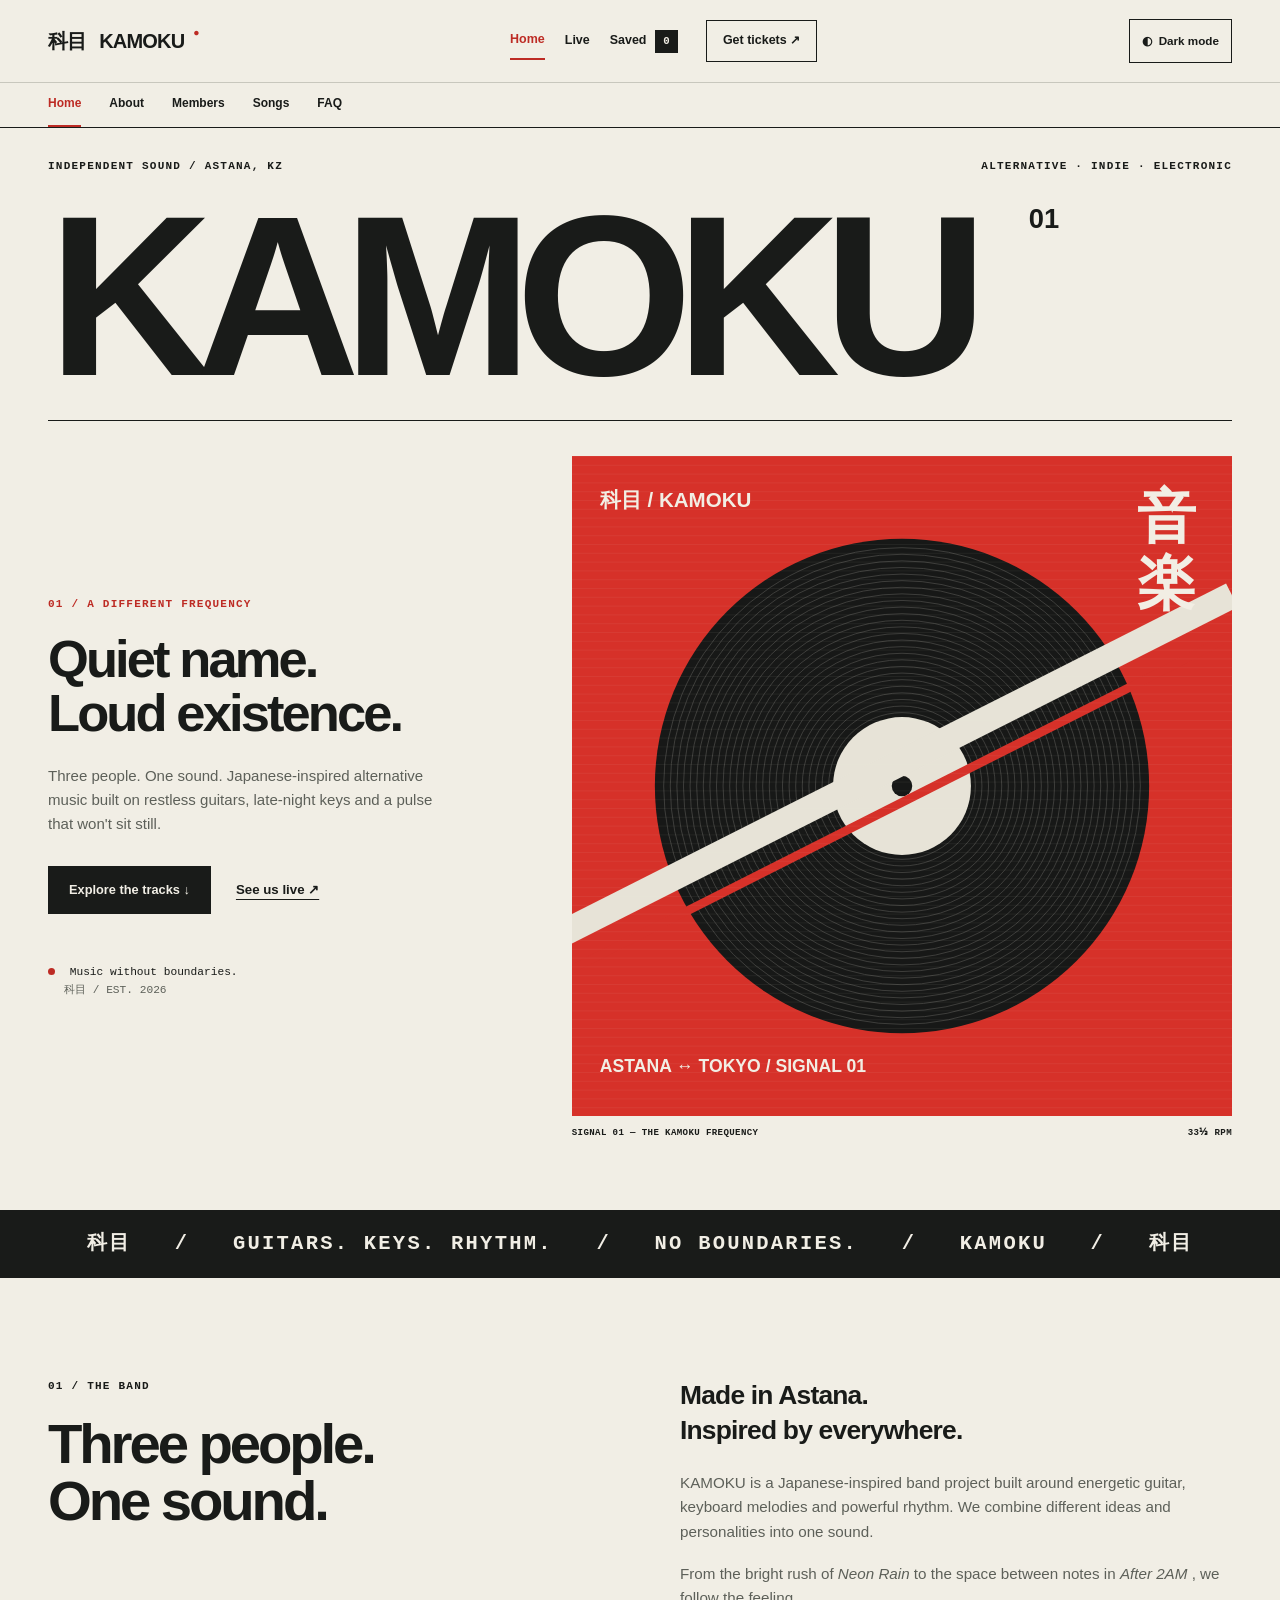
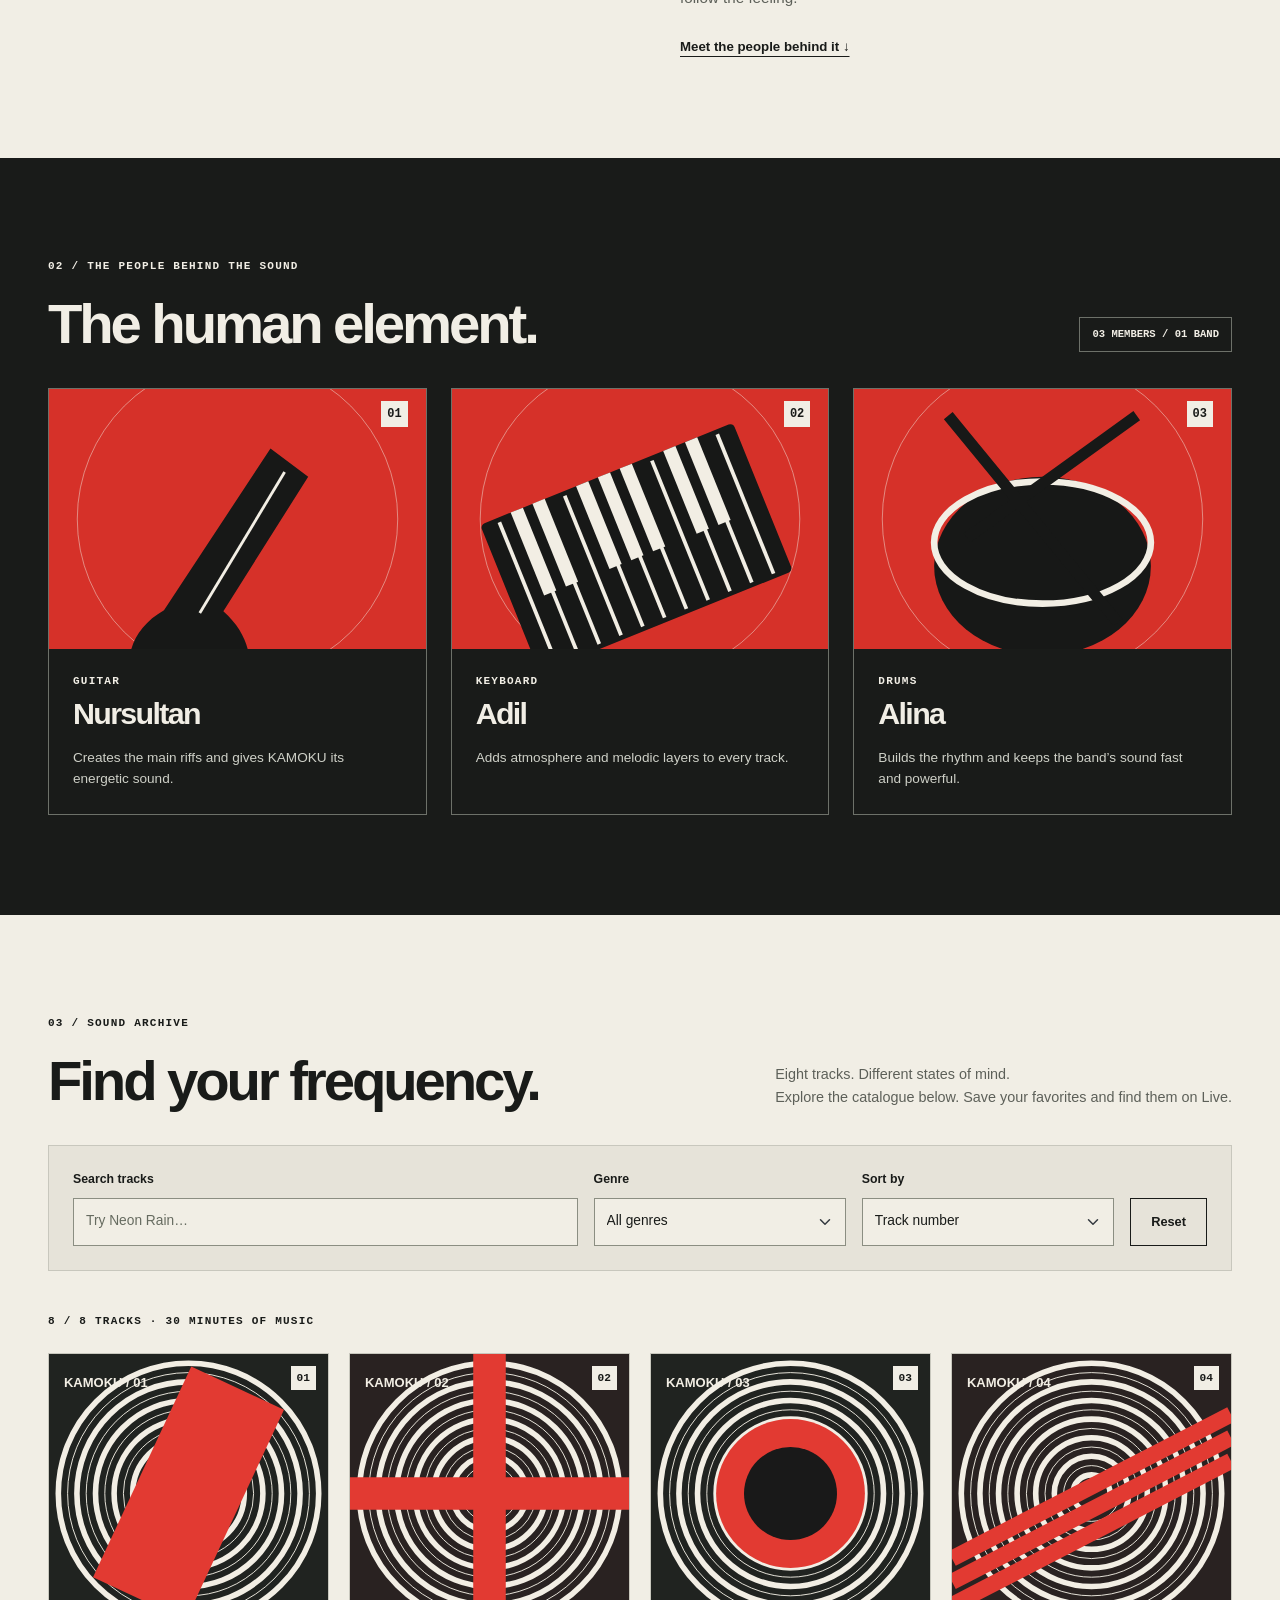
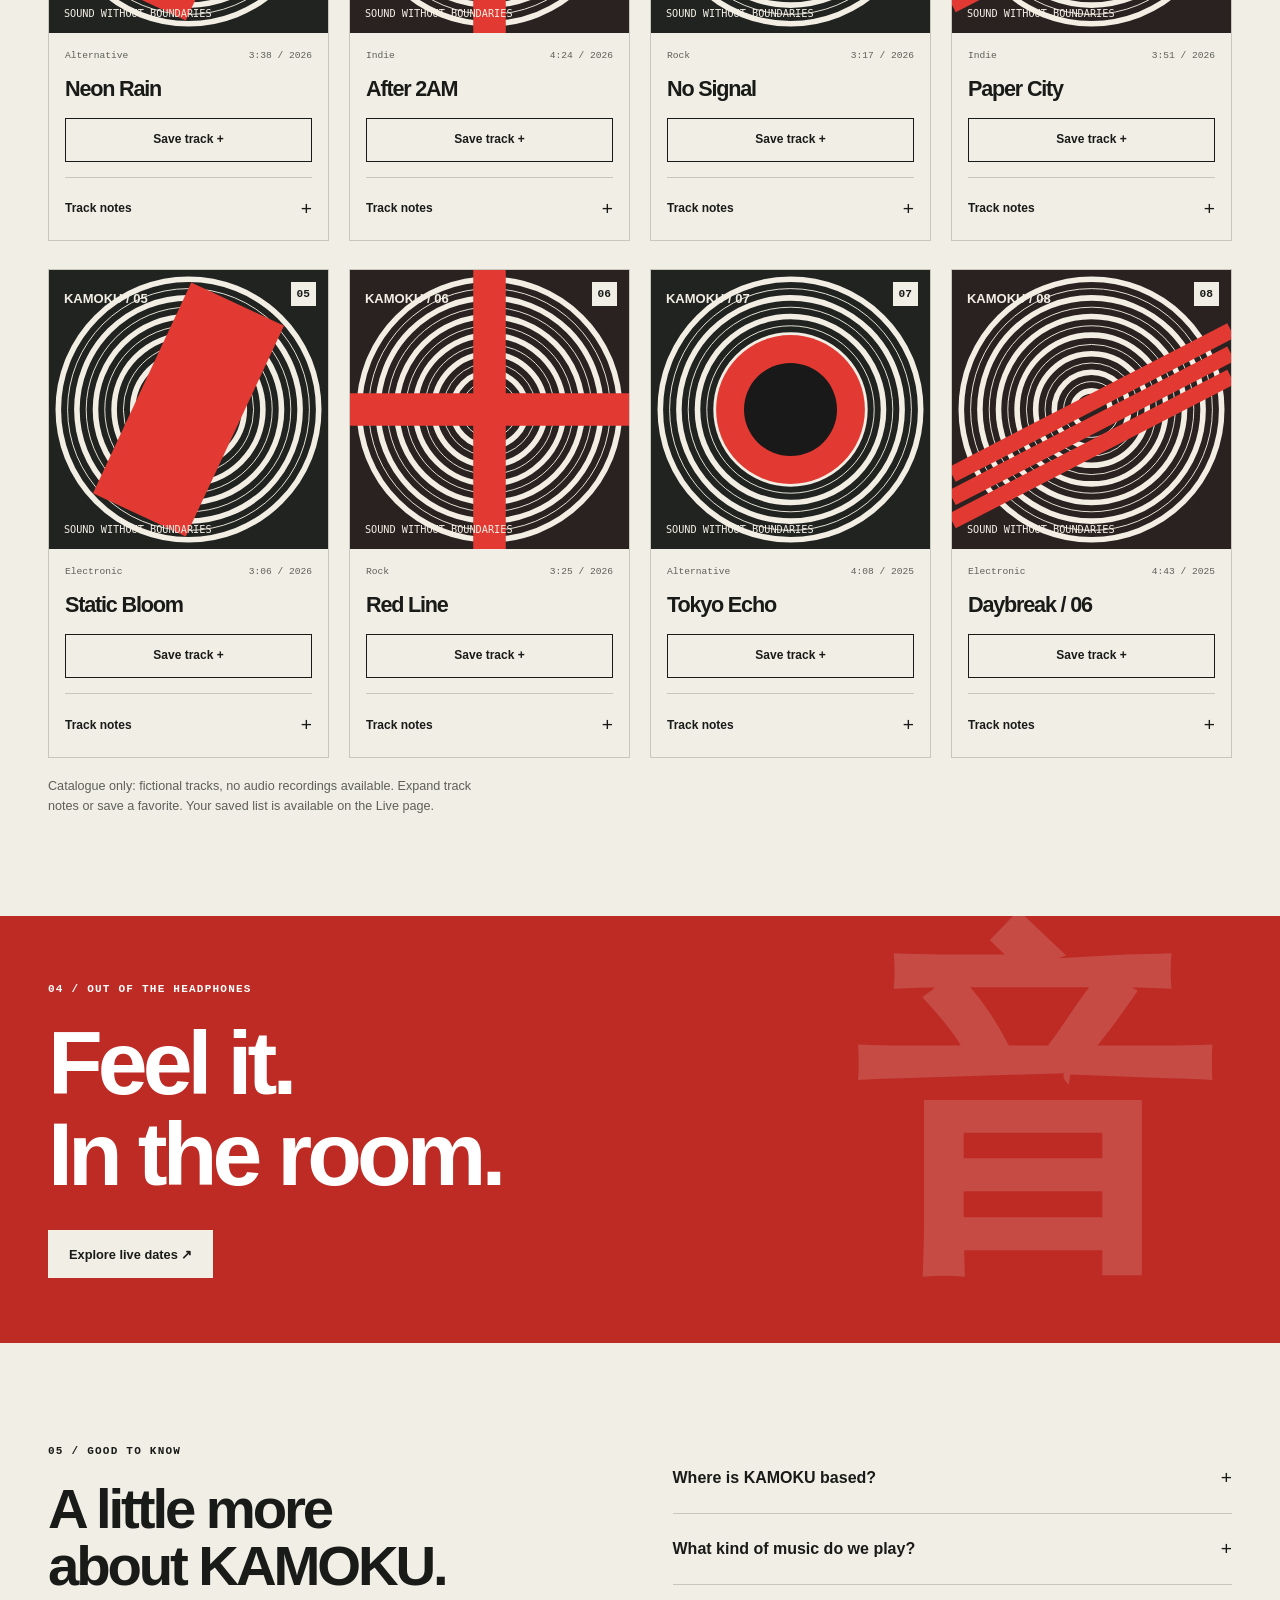
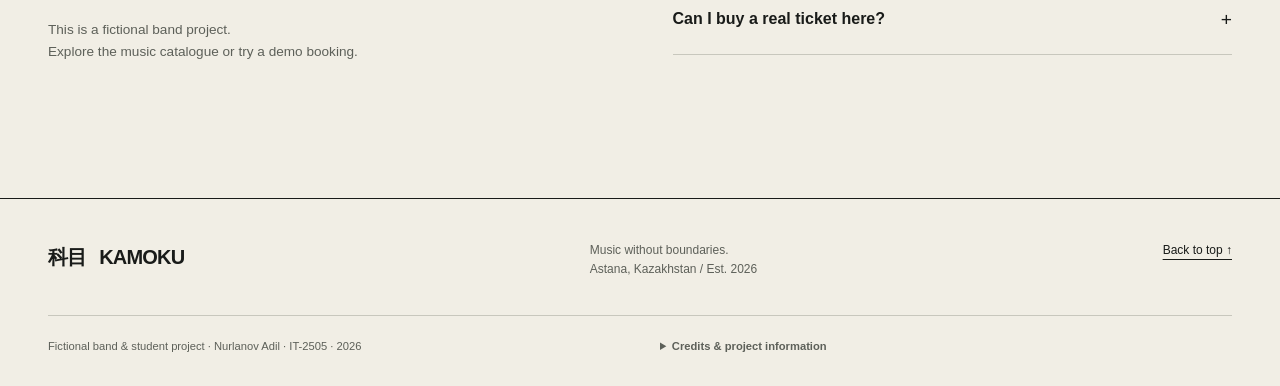
<file: index.html>
<!doctype html>
<html lang="en">
  <head>
    <meta charset="utf-8" />
    <meta name="viewport" content="width=device-width,initial-scale=1" />
    <meta
      name="description"
      content="KAMOKU: Japanese-inspired alternative music from Astana. Explore tracks and try our demo live ticket booking."
    />
    <title>KAMOKU | Home / Sound without boundaries</title>
    <link rel="icon" href="images/track-1.svg" type="image/svg+xml" />
    <script src="js/storage.js"></script>
    <script src="js/theme.js"></script>
    <link rel="stylesheet" href="vendor/bootstrap.min.css" />
    <link rel="stylesheet" href="css/style.css" />
    <script defer src="vendor/jquery.min.js"></script>
    <script defer src="js/data.js"></script>
    <script defer src="js/library.js"></script>
    <script defer src="js/songs.js"></script>
    <script defer src="js/home-nav.js"></script>
    <script defer src="js/effects.js"></script>
  </head>
  <body data-page="home">
    <a class="skip" href="#main"> Skip to content </a>
    <header>
      <nav class="container site-nav" aria-label="Main navigation">
        <a class="brand" href="index.html">
          <span lang="ja"> 科目 </span>
          KAMOKU
          <span class="brand-dot"> ● </span>
        </a>
        <div class="nav-tools">
          <button
            id="theme-toggle"
            class="theme-toggle"
            type="button"
            aria-label="Dark mode"
            aria-pressed="false"
          >
            <span aria-hidden="true">◐</span> <span>Dark mode</span>
          </button>
          <button
            class="nav-toggle"
            aria-expanded="false"
            aria-controls="nav-links"
            type="button"
          >
            Menu +
          </button>
        </div>
        <div id="nav-links" class="nav-links">
          <a href="index.html" class="active" aria-current="page">Home</a>
          <a href="events.html">Live</a>
          <a class="saved-nav" href="events.html#saved"
            >Saved <span class="saved-count">0</span
            ><span class="visually-hidden"> tracks</span></a
          >
          <a class="nav-ticket" href="events.html#booking">Get tickets ↗</a>
        </div>
      </nav>
      <nav class="home-sections" aria-label="Home sections">
        <div class="container home-section-links">
          <a href="#home" class="section-link active" aria-current="location"
            >Home</a
          >
          <a href="#about" class="section-link">About</a>
          <a href="#members" class="section-link">Members</a>
          <a href="#songs" class="section-link">Songs</a>
          <a href="#contact" class="section-link">FAQ</a>
        </div>
      </nav>
    </header>
    <main id="main">
      <p
        id="storage-notice"
        class="container storage-notice"
        role="status"
        hidden
      ></p>
      <noscript>
        <div class="container notice">
          Enable JavaScript to explore the track catalogue and demo booking
          form.
        </div>
      </noscript>
      <section id="home" class="hero container">
        <div class="hero-top">
          <span class="eyebrow"> Independent sound / Astana, KZ </span>
          <span class="eyebrow"> Alternative · Indie · Electronic </span>
        </div>
        <h1>
          KAMOKU
          <span class="title-mark" aria-hidden="true"> 01 </span>
        </h1>
        <div class="hero-grid">
          <div class="hero-copy">
            <p class="eyebrow red">01 / A different frequency</p>
            <h2>
              Quiet name.
              <br />
              Loud existence.
            </h2>
            <p>
              Three people. One sound. Japanese-inspired alternative music built
              on restless guitars, late-night keys and a pulse that won't sit
              still.
            </p>
            <div class="actions">
              <a class="button" href="#songs"> Explore the tracks ↓ </a>
              <a class="text-link" href="events.html"> See us live ↗ </a>
            </div>
            <div class="hero-note">
              <span class="status-dot"> </span>
              Music without boundaries.
              <br />
              <span> 科目 / EST. 2026 </span>
            </div>
          </div>
          <figure class="hero-art">
            <img
              src="images/signal.svg"
              alt="Original KAMOKU red record artwork with diagonal signal lines and Japanese lettering"
              width="900"
              height="900"
            />
            <figcaption>
              <span> SIGNAL 01 — THE KAMOKU FREQUENCY </span>
              <span> 33⅓ RPM </span>
            </figcaption>
          </figure>
        </div>
      </section>
      <div class="ticker" aria-hidden="true">
        科目 &nbsp; / &nbsp; GUITARS. KEYS. RHYTHM. &nbsp; / &nbsp; NO
        BOUNDARIES. &nbsp; / &nbsp; KAMOKU &nbsp; / &nbsp; 科目
      </div>
      <section id="about" class="section container">
        <div class="section-heading">
          <p class="eyebrow">01 / The band</p>
          <h2>
            Three people.
            <br />
            One sound.
          </h2>
        </div>
        <div class="about-copy">
          <p class="lead">
            Made in Astana.
            <br />
            Inspired by everywhere.
          </p>
          <p>
            KAMOKU is a Japanese-inspired band project built around energetic
            guitar, keyboard melodies and powerful rhythm. We combine different
            ideas and personalities into one sound.
          </p>
          <p>
            From the bright rush of
            <em> Neon Rain </em>
            to the space between notes in
            <em> After 2AM </em>
            , we follow the feeling.
          </p>
          <a href="#members" class="text-link"> Meet the people behind it ↓ </a>
        </div>
      </section>
      <section id="members" class="dark-section section">
        <div class="container">
          <div class="section-heading horizontal">
            <div>
              <p class="eyebrow">02 / The people behind the sound</p>
              <h2>The human element.</h2>
            </div>
            <span class="outline-label"> 03 MEMBERS / 01 BAND </span>
          </div>
          <div class="members-grid">
            <article class="member-card">
              <div class="member-visual">
                <img
                  src="images/guitar.svg"
                  alt="Original guitar illustration"
                  loading="lazy"
                  width="400"
                  height="400"
                />
                <span class="member-number"> 01 </span>
              </div>
              <div class="member-body">
                <p class="eyebrow">Guitar</p>
                <h3>Nursultan</h3>
                <p>
                  Creates the main riffs and gives KAMOKU its energetic sound.
                </p>
              </div>
            </article>
            <article class="member-card">
              <div class="member-visual">
                <img
                  src="images/keys.svg"
                  alt="Original keyboard illustration"
                  loading="lazy"
                  width="400"
                  height="400"
                />
                <span class="member-number"> 02 </span>
              </div>
              <div class="member-body">
                <p class="eyebrow">Keyboard</p>
                <h3>Adil</h3>
                <p>Adds atmosphere and melodic layers to every track.</p>
              </div>
            </article>
            <article class="member-card">
              <div class="member-visual">
                <img
                  src="images/drums.svg"
                  alt="Original drums illustration"
                  loading="lazy"
                  width="400"
                  height="400"
                />
                <span class="member-number"> 03 </span>
              </div>
              <div class="member-body">
                <p class="eyebrow">Drums</p>
                <h3>Alina</h3>
                <p>
                  Builds the rhythm and keeps the band’s sound fast and
                  powerful.
                </p>
              </div>
            </article>
          </div>
        </div>
      </section>
      <section id="songs" class="section container">
        <div class="section-heading horizontal">
          <div>
            <p class="eyebrow">03 / Sound archive</p>
            <h2>Find your frequency.</h2>
          </div>
          <p>
            Eight tracks. Different states of mind.
            <br />
            Explore the catalogue below. Save your favorites and find them on
            Live.
          </p>
        </div>
        <form
          id="song-controls"
          class="filters"
          role="search"
          aria-label="Search the song catalogue"
        >
          <div>
            <label for="song-search"> Search tracks </label>
            <input
              type="search"
              id="song-search"
              class="form-control"
              placeholder="Try Neon Rain…"
              autocomplete="off"
            />
          </div>
          <div>
            <label for="song-genre"> Genre </label>
            <select id="song-genre" class="form-select">
              <option value="all">All genres</option>
              <option>Alternative</option>
              <option>Indie</option>
              <option>Rock</option>
              <option>Electronic</option>
            </select>
          </div>
          <div>
            <label for="song-sort"> Sort by </label>
            <select id="song-sort" class="form-select">
              <option value="original">Track number</option>
              <option value="title">Title A–Z</option>
              <option value="shortest">Shortest first</option>
              <option value="newest">Newest first</option>
            </select>
          </div>
          <button type="reset" class="button secondary">Reset</button>
        </form>
        <p
          id="library-status"
          class="small-note"
          role="status"
          aria-live="polite"
        ></p>
        <p
          id="song-count"
          class="eyebrow result-count"
          role="status"
          aria-live="polite"
        ></p>
        <div id="song-grid" class="song-grid"></div>
        <div id="song-empty" class="empty" hidden>
          <h3>No frequency found.</h3>
          <p>Try another title or choose “All genres”.</p>
          <button type="button" class="button" id="clear-search">
            Clear filters
          </button>
        </div>
        <p class="small-note">
          Catalogue only: fictional tracks, no audio recordings available.
          Expand track notes or save a favorite. Your saved list is available on
          the Live page.
        </p>
      </section>
      <section class="live-callout">
        <div class="container">
          <p class="eyebrow">04 / Out of the headphones</p>
          <h2>
            Feel it.
            <br />
            In the room.
          </h2>
          <a href="events.html#schedule" class="button light">
            Explore live dates ↗
          </a>
          <span lang="ja" class="callout-kanji" aria-hidden="true"> 音 </span>
        </div>
      </section>
      <section id="contact" class="section container">
        <div class="section-heading">
          <p class="eyebrow">05 / Good to know</p>
          <h2>
            A little more
            <br />
            about KAMOKU.
          </h2>
          <p>
            This is a fictional band project.
            <br />
            Explore the music catalogue or try a demo booking.
          </p>
        </div>
        <div class="faq-list">
          <article class="faq">
            <h3>
              <button
                class="disclosure"
                aria-expanded="false"
                aria-controls="faq-0"
              >
                Where is KAMOKU based?
                <span aria-hidden="true"> + </span>
              </button>
            </h3>
            <div class="disclosure-panel" id="faq-0" hidden>
              <p>
                The project is based in Astana, Kazakhstan, and was created in
                2026.
              </p>
            </div>
          </article>
          <article class="faq">
            <h3>
              <button
                class="disclosure"
                aria-expanded="false"
                aria-controls="faq-1"
              >
                What kind of music do we play?
                <span aria-hidden="true"> + </span>
              </button>
            </h3>
            <div class="disclosure-panel" id="faq-1" hidden>
              <p>
                Our sound combines alternative rock, keyboard melodies and
                electronic elements.
              </p>
            </div>
          </article>
          <article class="faq">
            <h3>
              <button
                class="disclosure"
                aria-expanded="false"
                aria-controls="faq-2"
              >
                Can I buy a real ticket here?
                <span aria-hidden="true"> + </span>
              </button>
            </h3>
            <div class="disclosure-panel" id="faq-2" hidden>
              <p>
                No. This is a student project: booking is a browser-only
                demonstration. There are no real tickets, payments or emails.
                Try it on the Live page.
              </p>
            </div>
          </article>
        </div>
      </section>
    </main>
    <footer>
      <div class="container">
        <div class="footer-top">
          <a class="brand" href="index.html">
            <span lang="ja"> 科目 </span>
            KAMOKU
          </a>
          <p>
            Music without boundaries.
            <br />
            Astana, Kazakhstan / Est. 2026
          </p>
          <a href="#main" class="scroll-link"> Back to top ↑ </a>
        </div>
        <div class="credits">
          <p>
            Fictional band & student project · Nurlanov Adil · IT-2505 · 2026
          </p>
          <details>
            <summary>Credits & project information</summary>
            <p>
              KAMOKU is a student project by Nurlanov Adil (IT-2505). OpenAI
              ChatGPT / Codex assisted with the Midterm, Endterm and Final code,
              design, original SVG graphics and documentation. No external
              photographs, AI image generator or downloaded template were used.
              The band, tracks and events are fictional demo content.
            </p>
            <p>
              Bootstrap 5.3.8 (MIT) — grid and form components. jQuery 3.7.1
              (MIT) — animations and effects. System fonts. No downloaded
              template.
            </p>
            <a href="https://github.com/Nurlanov-Adil/KAMOKU-Web-Project">
              Project GitHub repository ↗
            </a>
          </details>
        </div>
      </div>
    </footer>
  </body>
</html>
</file>
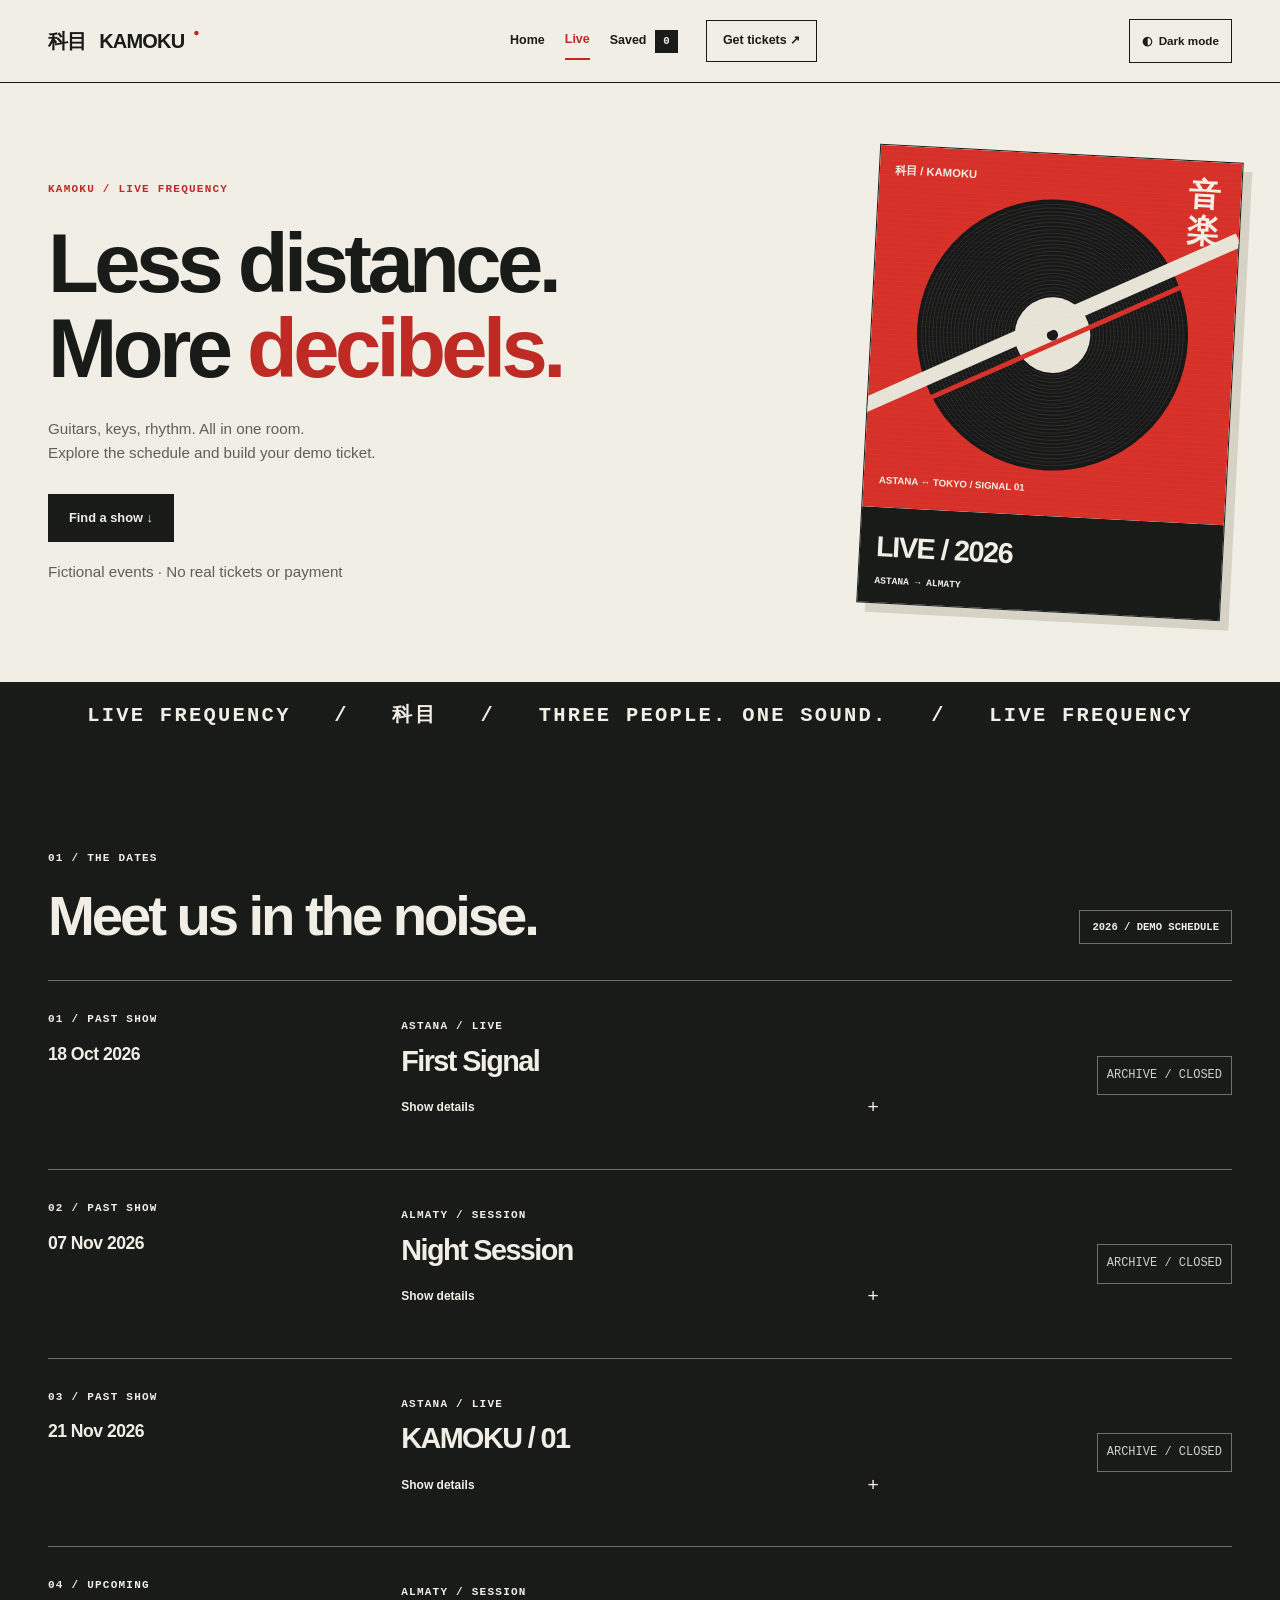
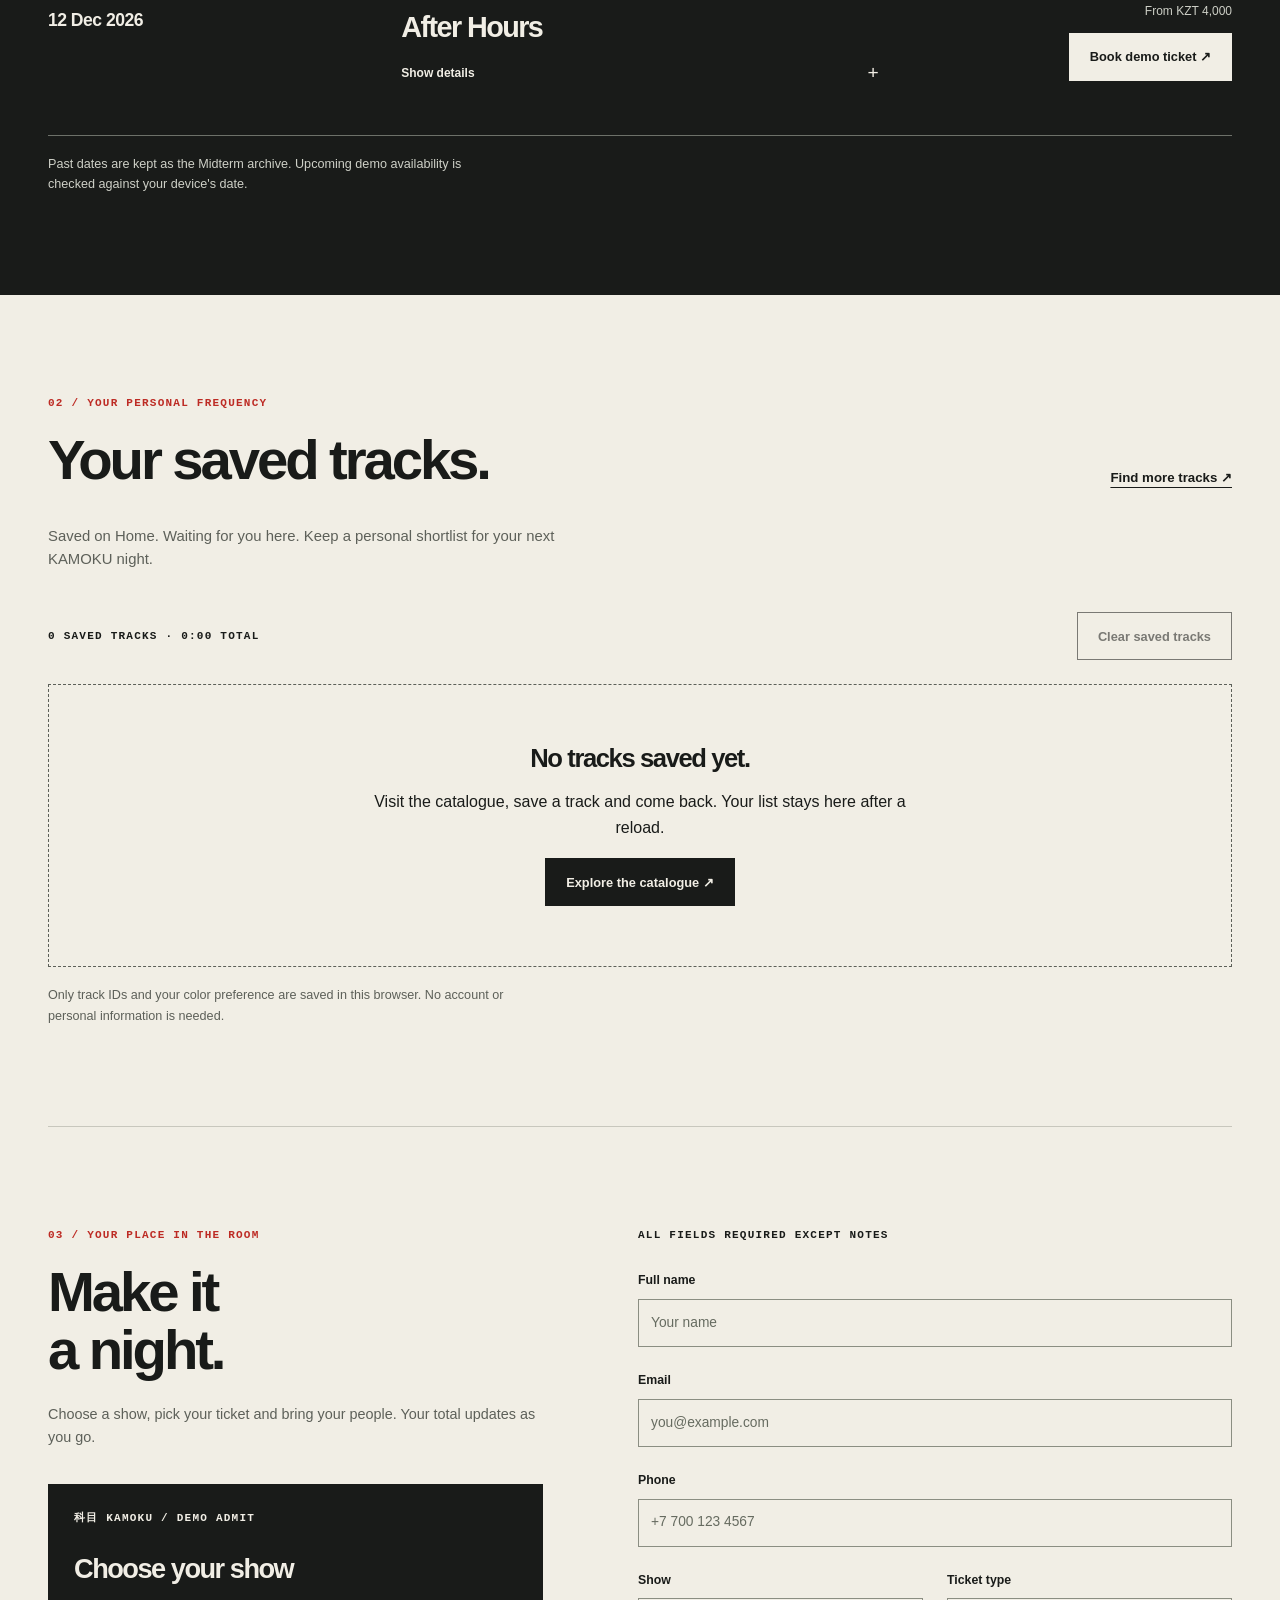
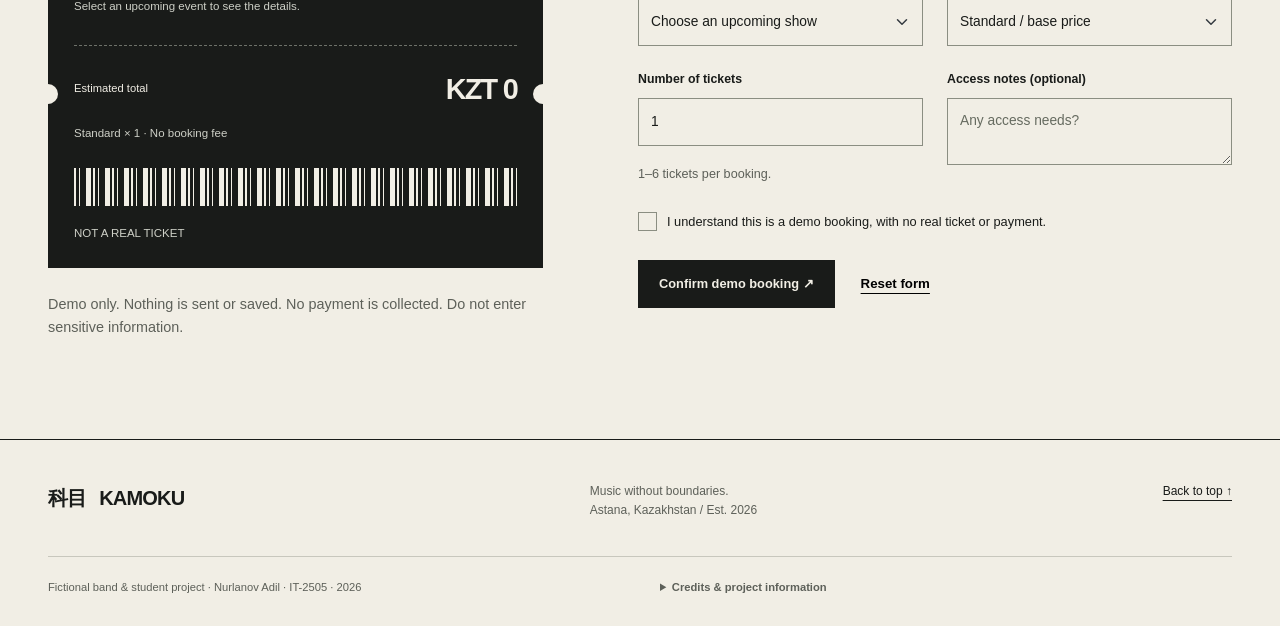
<file: events.html>
<!doctype html>
<html lang="en">
  <head>
    <meta charset="utf-8" />
    <meta name="viewport" content="width=device-width,initial-scale=1" />
    <meta
      name="description"
      content="KAMOKU: Japanese-inspired alternative music from Astana. Explore tracks and try our demo live ticket booking."
    />
    <title>KAMOKU | Live / In the room</title>
    <link rel="icon" href="images/track-1.svg" type="image/svg+xml" />
    <script src="js/storage.js"></script>
    <script src="js/theme.js"></script>
    <link rel="stylesheet" href="vendor/bootstrap.min.css" />
    <link rel="stylesheet" href="css/style.css" />
    <script defer src="vendor/jquery.min.js"></script>
    <script defer src="js/data.js"></script>
    <script defer src="js/library.js"></script>
    <script defer src="js/booking.js"></script>
    <script defer src="js/effects.js"></script>
  </head>
  <body data-page="live">
    <a class="skip" href="#main"> Skip to content </a>
    <header>
      <nav class="container site-nav" aria-label="Main navigation">
        <a class="brand" href="index.html">
          <span lang="ja"> 科目 </span>
          KAMOKU
          <span class="brand-dot"> ● </span>
        </a>
        <div class="nav-tools">
          <button
            id="theme-toggle"
            class="theme-toggle"
            type="button"
            aria-label="Dark mode"
            aria-pressed="false"
          >
            <span aria-hidden="true">◐</span> <span>Dark mode</span>
          </button>
          <button
            class="nav-toggle"
            aria-expanded="false"
            aria-controls="nav-links"
            type="button"
          >
            Menu +
          </button>
        </div>
        <div id="nav-links" class="nav-links">
          <a href="index.html">Home</a>
          <a href="events.html" class="active" aria-current="page">Live</a>
          <a class="saved-nav" href="events.html#saved"
            >Saved <span class="saved-count">0</span
            ><span class="visually-hidden"> tracks</span></a
          >
          <a class="nav-ticket" href="events.html#booking">Get tickets ↗</a>
        </div>
      </nav>
    </header>
    <main id="main">
      <p
        id="storage-notice"
        class="container storage-notice"
        role="status"
        hidden
      ></p>
      <noscript>
        <div class="container notice">
          Enable JavaScript to explore the track catalogue and demo booking
          form.
        </div>
      </noscript>
      <section class="container live-hero">
        <div>
          <p class="eyebrow red">KAMOKU / LIVE FREQUENCY</p>
          <h1>
            Less distance.
            <br />
            More
            <em> decibels. </em>
          </h1>
          <p>
            Guitars, keys, rhythm. All in one room.
            <br />
            Explore the schedule and build your demo ticket.
          </p>
          <a class="button" href="#schedule"> Find a show ↓ </a>
          <p class="small-note">
            Fictional events · No real tickets or payment
          </p>
        </div>
        <figure class="live-poster">
          <img
            src="images/signal.svg"
            width="900"
            height="900"
            alt="KAMOKU signal record illustration reused as the live tour poster"
          />
          <figcaption>
            <strong> LIVE / 2026 </strong>
            <span> ASTANA → ALMATY </span>
          </figcaption>
        </figure>
      </section>
      <div class="ticker" aria-hidden="true">
        LIVE FREQUENCY &nbsp; / &nbsp; 科目 &nbsp; / &nbsp; THREE PEOPLE. ONE
        SOUND. &nbsp; / &nbsp; LIVE FREQUENCY
      </div>
      <section id="schedule" class="dark-section section">
        <div class="container">
          <div class="section-heading horizontal">
            <div>
              <p class="eyebrow">01 / The dates</p>
              <h2>Meet us in the noise.</h2>
            </div>
            <span class="outline-label"> 2026 / DEMO SCHEDULE </span>
          </div>
          <div id="event-list"></div>
          <p class="small-note">
            Past dates are kept as the Midterm archive. Upcoming demo
            availability is checked against your device's date.
          </p>
        </div>
      </section>
      <section
        id="saved"
        class="section container saved-section"
        aria-labelledby="saved-heading"
      >
        <div class="section-heading horizontal">
          <div>
            <p class="eyebrow red">02 / Your personal frequency</p>
            <h2 id="saved-heading" tabindex="-1">Your saved tracks.</h2>
          </div>
          <a class="text-link" href="index.html#songs">Find more tracks ↗</a>
        </div>
        <p class="saved-intro">
          Saved on Home. Waiting for you here. Keep a personal shortlist for
          your next KAMOKU night.
        </p>
        <div class="saved-toolbar">
          <p
            id="saved-summary"
            class="eyebrow"
            role="status"
            aria-live="polite"
          >
            0 saved tracks · 0:00 total
          </p>
          <button
            id="clear-saved"
            class="button secondary"
            type="button"
            disabled
          >
            Clear saved tracks
          </button>
        </div>
        <div id="saved-list" class="saved-list"></div>
        <div id="saved-empty" class="empty">
          <h3>No tracks saved yet.</h3>
          <p>
            Visit the catalogue, save a track and come back. Your list stays
            here after a reload.
          </p>
          <a class="button" href="index.html#songs">Explore the catalogue ↗</a>
        </div>
        <p
          id="library-status"
          class="small-note"
          role="status"
          aria-live="polite"
        ></p>
        <p class="small-note">
          Only track IDs and your color preference are saved in this browser. No
          account or personal information is needed.
        </p>
      </section>
      <section id="booking" class="section container booking-layout">
        <div class="booking-aside">
          <p class="eyebrow red">03 / Your place in the room</p>
          <h2>
            Make it
            <br />
            a night.
          </h2>
          <p>
            Choose a show, pick your ticket and bring your people. Your total
            updates as you go.
          </p>
          <div class="ticket-preview">
            <div class="eyebrow">科目 KAMOKU / DEMO ADMIT</div>
            <h3 id="preview-event">Choose your show</h3>
            <p id="preview-detail">
              Select an upcoming event to see the details.
            </p>
            <div class="ticket-total">
              <span> Estimated total </span>
              <output id="booking-total" aria-live="polite"> ₸0 </output>
            </div>
            <p id="price-breakdown">Standard × 1 · No booking fee</p>
            <div class="barcode" aria-hidden="true"></div>
            <p class="small-note">NOT A REAL TICKET</p>
          </div>
          <p class="small-note">
            Demo only. Nothing is sent or saved. No payment is collected. Do not
            enter sensitive information.
          </p>
        </div>
        <div>
          <form id="booking-form" novalidate>
            <p class="eyebrow">All fields required except notes</p>
            <div class="row g-4">
              <div class="col-12">
                <label class="form-label" for="name"> Full name </label>
                <input
                  class="form-control"
                  id="name"
                  name="name"
                  type="text"
                  autocomplete="name"
                  placeholder="Your name"
                  required
                  maxlength="120"
                  aria-describedby="name-error"
                />
                <p class="field-error" id="name-error"></p>
              </div>
              <div class="col-12">
                <label class="form-label" for="email"> Email </label>
                <input
                  class="form-control"
                  id="email"
                  name="email"
                  type="email"
                  autocomplete="email"
                  placeholder="you@example.com"
                  required
                  maxlength="120"
                  aria-describedby="email-error"
                />
                <p class="field-error" id="email-error"></p>
              </div>
              <div class="col-12">
                <label class="form-label" for="phone"> Phone </label>
                <input
                  class="form-control"
                  id="phone"
                  name="phone"
                  type="tel"
                  autocomplete="tel"
                  placeholder="+7 700 123 4567"
                  required
                  maxlength="120"
                  aria-describedby="phone-error"
                />
                <p class="field-error" id="phone-error"></p>
              </div>
              <div class="col-12 col-md-6">
                <label class="form-label" for="event"> Show </label>
                <select
                  class="form-select"
                  id="event"
                  name="event"
                  required
                  aria-describedby="event-error"
                >
                  <option value="">Choose an upcoming show</option>
                </select>
                <p class="field-error" id="event-error"></p>
              </div>
              <div class="col-12 col-md-6">
                <label class="form-label" for="ticket"> Ticket type </label>
                <select
                  class="form-select"
                  id="ticket"
                  name="ticket"
                  required
                  aria-describedby="ticket-error"
                >
                  <option value="" disabled>Choose a ticket type</option>
                  <option value="standard" selected>
                    Standard / base price
                  </option>
                  <option value="supporter">Supporter / +50%</option>
                </select>
                <p class="field-error" id="ticket-error"></p>
              </div>
              <div class="col-12 col-md-6">
                <label for="quantity" class="form-label">
                  Number of tickets
                </label>
                <input
                  class="form-control"
                  id="quantity"
                  name="quantity"
                  type="number"
                  min="1"
                  max="6"
                  step="1"
                  value="1"
                  required
                  aria-describedby="quantity-help quantity-error"
                />
                <p id="quantity-help" class="small-note">
                  1–6 tickets per booking.
                </p>
                <p id="quantity-error" class="field-error"></p>
              </div>
              <div class="col-12 col-md-6">
                <label for="notes" class="form-label">
                  Access notes (optional)
                </label>
                <textarea
                  class="form-control"
                  id="notes"
                  name="notes"
                  rows="2"
                  maxlength="300"
                  placeholder="Any access needs?"
                  aria-describedby="notes-error"
                ></textarea>
                <p id="notes-error" class="field-error"></p>
              </div>
              <div class="col-12">
                <div class="form-check">
                  <input
                    class="form-check-input"
                    type="checkbox"
                    id="consent"
                    name="consent"
                    required
                    aria-describedby="consent-error"
                  />
                  <label class="form-check-label" for="consent">
                    I understand this is a demo booking, with no real ticket or
                    payment.
                  </label>
                </div>
                <p class="field-error" id="consent-error"></p>
              </div>
              <div class="col-12 form-actions">
                <button type="submit" class="button" id="submit-booking">
                  Confirm demo booking ↗
                </button>
                <button type="reset" class="text-button">Reset form</button>
              </div>
            </div>
            <p
              id="form-status"
              class="small-note"
              role="status"
              aria-live="polite"
            ></p>
          </form>
          <div
            id="booking-success"
            class="success"
            role="status"
            aria-live="polite"
            tabindex="-1"
            hidden
          >
            <p class="eyebrow">✓ Demo confirmed</p>
            <h3>
              You're on the list.
              <br />
              In demo mode.
            </h3>
            <p id="confirmation"></p>
            <p>
              No booking was sent, no email will arrive and no real ticket was
              issued. The form has been cleared.
            </p>
            <button class="button secondary" id="dismiss-success" type="button">
              Make another demo booking
            </button>
          </div>
        </div>
      </section>
    </main>
    <footer>
      <div class="container">
        <div class="footer-top">
          <a class="brand" href="index.html">
            <span lang="ja"> 科目 </span>
            KAMOKU
          </a>
          <p>
            Music without boundaries.
            <br />
            Astana, Kazakhstan / Est. 2026
          </p>
          <a href="#main" class="scroll-link"> Back to top ↑ </a>
        </div>
        <div class="credits">
          <p>
            Fictional band & student project · Nurlanov Adil · IT-2505 · 2026
          </p>
          <details>
            <summary>Credits & project information</summary>
            <p>
              KAMOKU is a student project by Nurlanov Adil (IT-2505). OpenAI
              ChatGPT / Codex assisted with the Midterm, Endterm and Final code,
              design, original SVG graphics and documentation. No external
              photographs, AI image generator or downloaded template were used.
              The band, tracks and events are fictional demo content.
            </p>
            <p>
              Bootstrap 5.3.8 (MIT) — grid and form components. jQuery 3.7.1
              (MIT) — animations and effects. System fonts. No downloaded
              template.
            </p>
            <a href="https://github.com/Nurlanov-Adil/KAMOKU-Web-Project">
              Project GitHub repository ↗
            </a>
          </details>
        </div>
      </div>
    </footer>
  </body>
</html>
</file>
<file: css/style.css>
/* KAMOKU Final. Original CSS/SVG design made with OpenAI Codex assistance. */

/* 1. Theme colors and Bootstrap variables */

:root {
  --paper: #f1eee5;
  --ink: #191b19;
  --red: #bd2b24;
  --muted: #5d6059;
  --line: #c8c7bd;
  --on-accent: #ffffff;
  --focus: #1767b0;
  --stage: #191b19;
  --on-stage: #f1eee5;
  --stage-muted: #ced0c7;
  --stage-line: #6d7169;
  --surface: #e6e3d9;
  --input-line: #8b8e82;
  --placeholder: #666b60;
  --shadow: #d6d2c5;
  --error: #a7231e;
  --success-line: #516d4d;
  --success-bg: #e4eadb;
  --brand: #bd2b24;
  --on-brand: #ffffff;
  color-scheme: light;
  --bs-body-font-family: Arial, Helvetica, sans-serif;
  --bs-body-color: var(--ink);
  --bs-body-bg: var(--paper);
}

/* Stored theme is applied in the head before styles are painted. */
:root[data-theme="dark"] {
  --paper: #141715;
  --ink: #f1eee5;
  --red: #ff9385;
  --muted: #bfc4b9;
  --line: #525b4f;
  --surface: #222820;
  --input-line: #89947f;
  --placeholder: #b3bbab;
  --shadow: #343e2f;
  --on-accent: #181a17;
  --focus: #a6ceff;
  --error: #ffa49b;
  --success-line: #8dbd7d;
  --success-bg: #243b24;
  color-scheme: dark;
}

/* 2. Base elements and accessibility */

* {
  box-sizing: border-box;
}

body {
  margin: 0;
  background: var(--paper);
  color: var(--ink);
  font-size: 16px;
  line-height: 1.6;
}

a {
  color: inherit;
  text-underline-offset: 5px;
}

button,
input,
select,
textarea {
  font: inherit;
}

button,
a,
input,
select,
textarea,
summary {
  touch-action: manipulation;
}

button {
  cursor: pointer;
}

img {
  max-width: 100%;
  height: auto;
  display: block;
}

h1,
h2,
h3,
p,
figure {
  margin: 0;
}

p + p {
  margin-top: 18px;
}

h1,
h2,
h3 {
  font-weight: 800;
  letter-spacing: -0.055em;
  line-height: 1.02;
}

h2 {
  font-size: clamp(2.4rem, 4.4vw, 4.4rem);
}

h3 {
  font-size: 1.6rem;
}

p {
  max-width: 65ch;
}

::selection {
  background: var(--red);
  color: var(--on-accent);
}

[hidden] {
  display: none !important;
}

:focus-visible {
  outline: 3px solid var(--focus) !important;
  outline-offset: 5px !important;
  box-shadow: none !important;
}

/* 3. Shared layout and typography */

.container {
  max-width: 1320px;
  width: calc(100% - 96px);
  padding: 0;
  margin: auto;
}

.skip {
  position: fixed;
  left: 20px;
  top: -100px;
  z-index: 100;
  background: var(--ink);
  color: var(--paper);
  padding: 12px;
}

.skip:focus {
  top: 12px;
}

section[id],
main[id] {
  scroll-margin-top: 96px;
}

.eyebrow {
  font:
    700 0.69rem/1.5 "Courier New",
    monospace;
  text-transform: uppercase;
  letter-spacing: 0.11em;
}

.red {
  color: var(--red);
}

.small-note {
  font-size: 0.79rem;
  color: var(--muted);
  line-height: 1.6;
  margin-top: 18px;
}

.section {
  padding-top: 100px;
  padding-bottom: 100px;
}

.section-heading {
  margin-bottom: 36px;
}

.section-heading .eyebrow {
  margin-bottom: 20px;
}

.section-heading.horizontal {
  display: flex;
  align-items: end;
  justify-content: space-between;
  gap: 24px;
}

.section-heading.horizontal > p {
  font-size: 0.9rem;
  color: var(--muted);
}

/* 4. Header and navigation */

header {
  position: sticky;
  top: 0;
  z-index: 20;
  background: var(--paper);
  border-bottom: 1px solid var(--ink);
}

.site-nav {
  min-height: 82px;
  display: flex;
  justify-content: space-between;
  align-items: center;
  gap: 24px;
}

.brand {
  font-size: 1.25rem;
  font-weight: 900;
  letter-spacing: -0.04em;
  text-decoration: none;
  white-space: nowrap;
}

.brand span[lang] {
  margin-right: 8px;
}

.brand-dot {
  font-size: 0.65rem;
  color: var(--red);
  vertical-align: top;
  margin-left: 4px;
}

.nav-links {
  display: flex;
  align-items: center;
  gap: 25px;
}

.nav-links a {
  font-size: 0.78rem;
  font-weight: 700;
  text-decoration: none;
  padding: 8px 0;
  transition: color 0.18s;
}

.nav-links a:hover,
.text-link:hover {
  color: var(--red);
}

.nav-links .active {
  border-bottom: 2px solid var(--red);
  color: var(--red);
}

.nav-links .nav-ticket {
  border: 1px solid var(--ink);
  padding: 10px 16px;
  margin-left: 8px;
}

.nav-ticket:hover {
  background: var(--ink);
  color: var(--paper) !important;
}

.nav-toggle {
  display: none;
  background: transparent;
  border: 1px solid var(--ink);
  padding: 8px 12px;
  font-weight: 700;
}

/* 5. Home hero and shared buttons */

.hero {
  padding-top: 30px;
  padding-bottom: 70px;
}

.hero-top {
  display: flex;
  justify-content: space-between;
  padding-bottom: 22px;
}

.hero h1 {
  font-size: clamp(5rem, 17.8vw, 16rem);
  letter-spacing: -0.075em;
  line-height: 0.87;
  position: relative;
  border-bottom: 1px solid var(--ink);
  padding-bottom: 25px;
  white-space: nowrap;
}

.title-mark {
  letter-spacing: 0;
  font-size: 0.12em;
  vertical-align: top;
  margin-left: 12px;
  line-height: 1.6;
}

.hero-grid {
  display: grid;
  grid-template-columns: 0.82fr 1.18fr;
  gap: 65px;
  margin-top: 35px;
  align-items: center;
}

.hero-copy h2 {
  font-size: clamp(2.4rem, 4.1vw, 4.1rem);
  margin: 20px 0 24px;
}

.hero-copy > p:not(.eyebrow) {
  max-width: 390px;
  font-size: 0.94rem;
  color: var(--muted);
}

.actions {
  display: flex;
  align-items: center;
  gap: 25px;
  flex-wrap: wrap;
  margin-top: 30px;
}

.button {
  display: inline-flex;
  align-items: center;
  justify-content: center;
  min-height: 48px;
  padding: 12px 20px;
  color: var(--paper);
  background: var(--ink);
  border: 1px solid var(--ink);
  font-size: 0.8rem;
  font-weight: 700;
  text-decoration: none;
  border-radius: 0;
  transition:
    background 0.18s,
    color 0.18s,
    transform 0.18s;
  line-height: 1.5;
}

.button:hover {
  background: var(--red);
  border-color: var(--red);
  color: var(--on-accent);
  transform: translateY(-2px);
}

.button.secondary {
  background: transparent;
  color: var(--ink);
}

.button.secondary:hover {
  background: var(--ink);
  color: var(--paper);
}

.button.light {
  background: var(--paper);
  color: var(--ink);
  border-color: var(--paper);
}

.button.light:hover {
  background: var(--red);
  color: var(--on-accent);
  border-color: var(--red);
}

.button:disabled {
  opacity: 0.55;
  cursor: not-allowed;
  transform: none;
}

.text-link,
.text-button {
  font-weight: 700;
  font-size: 0.83rem;
}

.text-button {
  background: transparent;
  border: 0;
  text-decoration: underline;
  text-underline-offset: 5px;
  min-height: 44px;
}

.hero-art {
  position: relative;
}

.hero-art img {
  width: 100%;
  aspect-ratio: 1/1;
  object-fit: cover;
}

.hero-art figcaption {
  display: flex;
  justify-content: space-between;
  font:
    700 0.57rem/1.5 "Courier New",
    monospace;
  letter-spacing: 0.04em;
  padding-top: 10px;
}

.hero-note {
  font-size: 0.7rem;
  font-family: "Courier New", monospace;
  margin-top: 50px;
}

.hero-note > span:last-child {
  color: var(--muted);
  margin-left: 16px;
}

.status-dot {
  display: inline-block;
  width: 7px;
  height: 7px;
  background: var(--red);
  border-radius: 50%;
  margin-right: 8px;
}

/* 6. Band introduction and member cards */

.ticker {
  background: var(--ink);
  color: var(--paper);
  padding: 18px 0;
  font:
    700 clamp(0.8rem, 1.6vw, 1.4rem) / 1.5 "Courier New",
    monospace;
  letter-spacing: 0.11em;
  white-space: nowrap;
  overflow: hidden;
  text-align: center;
  border-block: 1px solid var(--ink);
}

#about {
  display: grid;
  grid-template-columns: 1fr 1fr;
  gap: 80px;
}

.about-copy .lead {
  font-size: 1.65rem;
  font-weight: 700;
  letter-spacing: -0.03em;
  line-height: 1.3;
  margin-bottom: 24px;
}

.about-copy > p:not(.lead) {
  color: var(--muted);
  font-size: 0.95rem;
}

.about-copy .text-link {
  display: inline-block;
  margin-top: 25px;
}

.dark-section {
  background: var(--ink);
  color: var(--paper);
}

.outline-label {
  border: 1px solid var(--stage-line);
  padding: 8px 12px;
  white-space: nowrap;
  font:
    700 0.66rem/1.6 "Courier New",
    monospace;
}

.members-grid {
  display: grid;
  grid-template-columns: 1fr;
  gap: 24px;
}

.member-card {
  border: 1px solid var(--stage-line);
  transition: transform 0.2s;
}

.member-card:hover {
  transform: translateY(-6px);
}

.member-visual {
  position: relative;
  overflow: hidden;
}

.member-visual img {
  width: 100%;
  aspect-ratio: 1.45;
  object-fit: cover;
  transition: transform 0.3s;
}

.member-card:hover img {
  transform: scale(1.045);
}

.member-number {
  position: absolute;
  right: 18px;
  top: 12px;
  font:
    700 0.75rem "Courier New",
    monospace;
  background: var(--paper);
  color: var(--ink);
  padding: 6px;
}

.member-body {
  padding: 24px;
}

.member-body h3 {
  font-size: 1.9rem;
  margin: 8px 0 18px;
}

.member-body > p:last-child {
  font-size: 0.85rem;
  color: var(--stage-muted);
}

/* 7. Song search, filters and cards */

.filters {
  display: grid;
  grid-template-columns: 2fr 1fr 1fr auto;
  align-items: end;
  gap: 16px;
  padding: 24px;
  background: var(--surface);
  border: 1px solid var(--line);
}

label:not(.form-check-label) {
  display: block;
  font-size: 0.77rem;
  font-weight: 700;
  margin-bottom: 8px;
}

.form-control,
.form-select {
  border: 1px solid var(--input-line);
  border-radius: 0;
  background-color: var(--paper);
  color: var(--ink);
  min-height: 48px;
  padding: 12px;
  font-size: 0.86rem;
}

.form-control:focus,
.form-select:focus {
  background-color: var(--paper);
  color: var(--ink);
  border-color: var(--ink);
  box-shadow: 0 0 0 2px var(--ink);
}

.form-control::placeholder {
  color: var(--placeholder);
}

.result-count {
  padding: 24px 0;
}

.song-grid {
  display: grid;
  grid-template-columns: repeat(4, minmax(0, 1fr));
  gap: 28px 20px;
}

.song-card {
  min-width: 0;
  border: 1px solid var(--line);
  transition:
    border-color 0.2s,
    transform 0.2s;
}

.song-card:hover {
  border-color: var(--red);
  transform: translateY(-5px);
}

.song-art {
  position: relative;
  overflow: hidden;
}

.song-art img {
  width: 100%;
  transition: transform 0.3s;
}

.song-card:hover .song-art img {
  transform: scale(1.04);
}

.track-badge {
  position: absolute;
  right: 12px;
  top: 12px;
  background: var(--paper);
  font:
    700 0.7rem "Courier New",
    monospace;
  padding: 6px;
}

.song-body {
  padding: 16px;
}

.song-meta {
  display: flex;
  justify-content: space-between;
  gap: 8px;
  font:
    0.6rem/1.4 "Courier New",
    monospace;
  margin-bottom: 15px;
  color: var(--muted);
}

.song-card h3 {
  font-size: 1.35rem;
  margin-bottom: 18px;
}

.disclosure {
  background: none;
  color: inherit;
  display: flex;
  justify-content: space-between;
  align-items: center;
  gap: 20px;
  text-align: left;
  border: 0;
  border-bottom: 1px solid var(--line);
  padding: 16px 0;
  width: 100%;
  font-size: 0.9rem;
  font-weight: 700;
  min-height: 44px;
}

.disclosure:hover {
  color: var(--red);
}

.disclosure span {
  font-size: 1.2rem;
  font-weight: 400;
}

.song-disclosure {
  font-size: 0.75rem;
  border-top: 1px solid var(--line);
  border-bottom: 0;
  padding-bottom: 0;
}

.disclosure-panel {
  font-size: 0.88rem;
  line-height: 1.7;
  padding-top: 15px;
}

.disclosure-panel p {
  padding-bottom: 12px;
}

.song-card .disclosure-panel {
  font-size: 0.78rem;
  color: var(--muted);
}

.empty {
  text-align: center;
  border: 1px dashed var(--muted);
  padding: 60px 20px;
}

.empty p {
  margin: 18px auto;
}

/* 8. Live callout and FAQ */

.live-callout {
  background: var(--red);
  color: var(--paper);
  position: relative;
  overflow: hidden;
}

.live-callout .container {
  position: relative;
  padding-block: 65px;
}

.live-callout h2 {
  font-size: clamp(3rem, 7vw, 7rem);
  margin: 20px 0 30px;
  position: relative;
  z-index: 1;
}

.live-callout .button {
  position: relative;
  z-index: 1;
}

.callout-kanji {
  position: absolute;
  right: 20px;
  top: -60px;
  font-weight: 900;
  font-size: 360px;
  opacity: 0.15;
  line-height: 1.4;
}

.live-callout .eyebrow {
  position: relative;
  z-index: 1;
}

#contact {
  display: grid;
  grid-template-columns: 1fr 1fr;
  gap: 65px;
}

#contact .section-heading > p:last-child {
  font-size: 0.85rem;
  color: var(--muted);
  margin-top: 24px;
}

.faq h3 {
  letter-spacing: 0;
}

.faq-list .disclosure {
  padding: 25px 0;
  font-size: 1rem;
}

.faq .disclosure-panel {
  color: var(--muted);
}

/* 9. Footer and credits */

footer {
  border-top: 1px solid var(--ink);
  padding: 42px 0 30px;
}

.footer-top {
  display: flex;
  justify-content: space-between;
  align-items: start;
  gap: 20px;
}

.footer-top p {
  font-size: 0.75rem;
  color: var(--muted);
}

.footer-top > a:last-child {
  font-size: 0.75rem;
}

.credits {
  border-top: 1px solid var(--line);
  margin-top: 35px;
  padding-top: 22px;
  font-size: 0.7rem;
  color: var(--muted);
  display: grid;
  grid-template-columns: 1fr 1fr;
  gap: 40px;
}

.credits details p {
  margin: 15px 0;
}

.credits summary {
  cursor: pointer;
  font-weight: 700;
}

summary:hover {
  color: var(--red);
}

/* 10. Live page and event schedule */

.live-hero {
  padding-block: 70px;
  display: grid;
  grid-template-columns: 1.35fr 0.65fr;
  align-items: center;
  gap: 65px;
}

.live-hero h1 {
  font-size: clamp(3rem, 6.5vw, 6.5rem);
  margin: 25px 0;
}

.live-hero h1 em {
  font-style: normal;
  color: var(--red);
}

.live-hero > div > p:not(.eyebrow) {
  font-size: 0.95rem;
  color: var(--muted);
}

.live-hero .button {
  margin-top: 28px;
}

.live-poster {
  transform: rotate(3deg);
  border: 1px solid var(--ink);
  box-shadow: 9px 9px 0 var(--shadow);
}

.live-poster figcaption {
  background: var(--ink);
  color: var(--paper);
  padding: 16px;
  display: flex;
  flex-direction: column;
  gap: 6px;
}

.live-poster strong {
  font-size: 1.8rem;
  font-weight: 900;
  letter-spacing: -0.05em;
}

.live-poster span {
  font:
    700 0.6rem "Courier New",
    monospace;
}

.event-row {
  border-top: 1px solid var(--stage-line);
  padding: 30px 0;
  display: grid;
  grid-template-columns: 1fr 1.5fr 1fr;
  gap: 35px;
}

.event-row:last-child {
  border-bottom: 1px solid var(--stage-line);
}

.event-date {
  display: flex;
  flex-direction: column;
  gap: 12px;
}

.event-date strong {
  font-size: 1.1rem;
  letter-spacing: -0.03em;
}

.event-info h3 {
  font-size: 1.8rem;
  margin-top: 10px;
}

.event-info .disclosure {
  font-size: 0.75rem;
  color: var(--paper);
  border: 0;
}

.event-info .disclosure:hover {
  color: var(--red);
}

.event-info .disclosure-panel {
  color: var(--stage-muted);
  font-size: 0.85rem;
}

.event-action {
  display: flex;
  flex-direction: column;
  align-items: end;
  gap: 12px;
  justify-content: center;
}

.event-action > span {
  font-size: 0.75rem;
  color: var(--stage-muted);
}

.archive-label {
  font-family: "Courier New", monospace;
  border: 1px solid var(--stage-line);
  padding: 9px;
}

.dark-section .small-note {
  color: var(--stage-muted);
}

/* 11. Booking form and ticket preview */

.booking-layout {
  display: grid;
  grid-template-columns: 1fr 1.2fr;
  gap: 95px;
}

.booking-aside > p:not(.eyebrow) {
  font-size: 0.9rem;
  color: var(--muted);
  margin-top: 25px;
}

.booking-aside h2 {
  margin: 20px 0;
}

.ticket-preview {
  padding: 26px;
  background: var(--ink);
  color: var(--paper);
  margin-top: 35px;
  position: relative;
}

.ticket-preview:before,
.ticket-preview:after {
  content: "";
  position: absolute;
  width: 20px;
  height: 20px;
  border-radius: 50%;
  background: var(--paper);
  top: 52%;
}

.ticket-preview:before {
  left: -10px;
}

.ticket-preview:after {
  right: -10px;
}

.ticket-preview h3 {
  margin: 28px 0 14px;
  font-size: 1.7rem;
}

.ticket-preview > p {
  font-size: 0.72rem;
  color: var(--stage-muted);
}

.ticket-total {
  border-top: 1px dashed var(--stage-line);
  display: flex;
  align-items: center;
  justify-content: space-between;
  gap: 12px;
  margin-top: 30px;
  padding-top: 20px;
}

.ticket-total span {
  font-size: 0.7rem;
}

.ticket-total output {
  font-size: 1.8rem;
  font-weight: 700;
  letter-spacing: -0.06em;
}

.ticket-preview #price-breakdown {
  margin-top: 12px;
}

.barcode {
  height: 38px;
  margin-top: 25px;
  background: repeating-linear-gradient(
    90deg,
    var(--paper) 0 2px,
    transparent 2px 5px,
    var(--paper) 5px 6px,
    transparent 6px 12px,
    var(--paper) 12px 17px,
    transparent 17px 19px
  );
}

.ticket-preview .small-note {
  color: var(--stage-muted);
}

.field-error {
  font-size: 0.75rem;
  line-height: 1.5;
  color: var(--error);
  margin-top: 7px;
  min-height: 0;
}

.field-error:empty {
  display: none;
}

.form-control.is-invalid,
.form-select.is-invalid {
  border: 2px solid var(--error);
  background-image: none;
  padding-right: 12px;
}

.form-check-input {
  border: 1px solid var(--input-line);
  border-radius: 0 !important;
  width: 19px;
  height: 19px;
}

.form-check-input:checked {
  background-color: var(--ink);
  border-color: var(--ink);
}

.form-check-label {
  font-size: 0.8rem;
  padding-left: 5px;
}

.form-check-input.is-invalid ~ .form-check-label {
  color: var(--ink);
}

.form-actions {
  display: flex;
  gap: 20px;
  align-items: center;
  flex-wrap: wrap;
}

#booking-form > .eyebrow {
  margin-bottom: 28px;
}

.success {
  border: 1px solid var(--success-line);
  background: var(--success-bg);
  padding: 28px;
  margin-top: 25px;
}

.success h3 {
  margin: 15px 0 25px;
  font-size: 2rem;
}

.success p {
  font-size: 0.88rem;
  overflow-wrap: anywhere;
}

.success .button {
  margin-top: 25px;
}

.notice {
  padding: 25px;
  border: 2px solid var(--red);
}

/* 12. Responsive layouts */

/* 12. Final navigation, theme control and saved library */
.nav-tools {
  display: flex;
  align-items: center;
  gap: 10px;
  order: 3;
}

.nav-links {
  order: 2;
  gap: 20px;
}

.theme-toggle {
  display: inline-flex;
  align-items: center;
  justify-content: center;
  gap: 7px;
  min-height: 44px;
  padding: 8px 12px;
  border: 1px solid var(--ink);
  border-radius: 0;
  background: var(--paper);
  color: var(--ink);
  font-size: 0.73rem;
  font-weight: 700;
}

.theme-toggle:hover,
.theme-toggle[aria-pressed="true"] {
  background: var(--ink);
  color: var(--paper);
}

.saved-count {
  display: inline-flex;
  min-width: 23px;
  min-height: 23px;
  justify-content: center;
  align-items: center;
  margin-left: 5px;
  background: var(--ink);
  color: var(--paper);
  font:
    700 0.67rem/1 "Courier New",
    monospace;
}

.favorite-toggle {
  display: block;
  width: 100%;
  min-height: 44px;
  margin-bottom: 15px;
  padding: 10px;
  border: 1px solid var(--ink);
  background: var(--paper);
  color: var(--ink);
  font-size: 0.75rem;
  font-weight: 700;
}

.favorite-toggle:hover,
.favorite-toggle[aria-pressed="true"] {
  background: var(--ink);
  color: var(--paper);
}

.storage-notice {
  margin-top: 22px;
  padding: 14px;
  border: 1px solid var(--red);
  font-size: 0.85rem;
}

.saved-section {
  border-bottom: 1px solid var(--line);
}

.saved-intro {
  color: var(--muted);
  font-size: 0.93rem;
}

.saved-toolbar {
  display: flex;
  align-items: center;
  justify-content: space-between;
  flex-wrap: wrap;
  gap: 20px;
  padding: 24px 0;
  margin-top: 16px;
}

.saved-list {
  display: grid;
  grid-template-columns: repeat(2, minmax(0, 1fr));
  gap: 18px;
}

.saved-track {
  display: grid;
  grid-template-columns: 88px minmax(0, 1fr) auto;
  align-items: center;
  gap: 18px;
  padding: 18px;
  border: 1px solid var(--line);
  transition: border-color 0.18s;
}

.saved-track:hover {
  border-color: var(--red);
}

.saved-track img {
  width: 88px;
  aspect-ratio: 1;
}

.saved-track-info h3 {
  font-size: 1.35rem;
  margin: 8px 0;
}

.saved-track-info > p:last-child {
  font:
    0.75rem/1.5 "Courier New",
    monospace;
  color: var(--muted);
}

.remove-saved {
  font-size: 0.73rem;
  color: var(--ink);
}

.text-button:hover {
  color: var(--red);
}

/* Stage surfaces stay deliberately dark in both themes. */
.dark-section,
.ticker,
.ticket-preview,
.live-poster figcaption {
  background: var(--stage);
  color: var(--on-stage);
}

.dark-section .event-info .disclosure {
  color: var(--on-stage);
}

.member-number,
.dark-section .button.light {
  background: var(--on-stage);
  color: var(--stage);
}

.dark-section .button.light {
  border-color: var(--on-stage);
}

.dark-section .button.light:hover {
  background: var(--brand);
  color: var(--on-brand);
  border-color: var(--brand);
}

.barcode {
  background: repeating-linear-gradient(
    90deg,
    var(--on-stage) 0 2px,
    transparent 2px 5px,
    var(--on-stage) 5px 6px,
    transparent 6px 12px,
    var(--on-stage) 12px 17px,
    transparent 17px 19px
  );
}

.live-callout {
  background: var(--brand);
  color: var(--on-brand);
}

.live-callout .button.light {
  background: var(--on-stage);
  color: var(--stage);
  border-color: var(--on-stage);
}

.live-callout .button.light:hover {
  background: var(--stage);
  color: var(--on-stage);
  border-color: var(--stage);
}

.form-check-input.is-invalid {
  border-color: var(--error);
}

@media (min-width: 768px) {
  .members-grid {
    grid-template-columns: repeat(2, minmax(0, 1fr));
  }
}

@media (min-width: 1200px) {
  .members-grid {
    grid-template-columns: repeat(3, minmax(0, 1fr));
  }
}

@media (max-width: 1100px) {
  .container {
    width: calc(100% - 64px);
  }

  .nav-links {
    gap: 16px;
  }

  .hero-grid {
    gap: 35px;
  }

  .hero-note {
    margin-top: 30px;
  }

  .song-grid {
    grid-template-columns: repeat(3, minmax(0, 1fr));
  }

  .filters {
    grid-template-columns: 2fr 1fr 1fr;
  }

  .filters > .button {
    grid-column: 3;
  }

  .booking-layout {
    gap: 45px;
  }

  .live-hero {
    gap: 35px;
  }

  .event-row {
    gap: 25px;
  }

  .nav-links .nav-ticket {
    margin-left: 0;
  }
}

@media (max-width: 850px) {
  .site-nav {
    min-height: 70px;
    flex-wrap: wrap;
    gap: 0;
    padding-block: 15px;
  }

  .nav-toggle {
    display: block;
  }

  .nav-links {
    display: none;
    width: 100%;
    padding: 20px 0 5px;
    flex-wrap: wrap;
    gap: 12px 22px;
  }

  .nav-links.is-open {
    display: flex;
  }

  .nav-links a {
    min-height: 44px;
    display: flex;
    align-items: center;
  }

  .hero-grid {
    grid-template-columns: 1fr 1fr;
    gap: 30px;
  }

  .hero-copy h2 {
    font-size: 2.6rem;
  }

  .hero-copy > p:not(.eyebrow) {
    font-size: 0.85rem;
  }

  .hero-note {
    margin-top: 25px;
  }

  .hero .actions {
    gap: 15px;
  }

  .hero-art figcaption {
    font-size: 0.47rem;
  }

  .section {
    padding-block: 70px;
  }

  .song-grid {
    grid-template-columns: repeat(2, minmax(0, 1fr));
  }

  .filters {
    grid-template-columns: 1fr 1fr;
  }

  .filters > div:first-child {
    grid-column: 1/-1;
  }

  .filters > .button {
    grid-column: auto;
  }

  .section-heading.horizontal {
    align-items: start;
  }

  .section-heading.horizontal > p {
    max-width: 220px;
    font-size: 0.8rem;
  }

  #about,
  #contact {
    gap: 40px;
  }

  .booking-layout {
    grid-template-columns: 1fr;
    gap: 50px;
  }

  .booking-aside {
    display: grid;
    grid-template-columns: 1fr 1fr;
    column-gap: 40px;
    align-items: start;
  }

  .booking-aside > .eyebrow,
  .booking-aside > h2,
  .booking-aside > p {
    grid-column: 1;
  }

  .ticket-preview {
    grid-column: 2;
    grid-row: 1/5;
    margin-top: 0;
  }

  .event-row {
    grid-template-columns: 1fr 1.6fr;
  }

  .event-action {
    grid-column: 2;
    align-items: start;
    flex-direction: row;
    justify-content: space-between;
    align-items: center;
  }

  .live-hero h1 {
    font-size: 3.5rem;
  }

  .live-poster strong {
    font-size: 1.5rem;
  }

  .credits {
    gap: 25px;
  }
}

@media (max-width: 600px) {
  .container {
    width: calc(100% - 40px);
  }

  .hero {
    padding-top: 22px;
    padding-bottom: 40px;
  }

  .hero-top {
    gap: 14px;
    padding-bottom: 20px;
  }

  .hero-top .eyebrow {
    font-size: 0.53rem;
    max-width: 47%;
  }

  .hero-top > .eyebrow:last-child {
    text-align: right;
  }

  .hero h1 {
    font-size: 19.5vw;
    padding-bottom: 20px;
  }

  .title-mark {
    margin-left: 5px;
  }

  .hero-grid {
    grid-template-columns: 1fr;
    gap: 35px;
    margin-top: 25px;
  }

  .hero-copy h2 {
    font-size: 3rem;
    line-height: 1.04;
  }

  .hero-copy > p:not(.eyebrow) {
    font-size: 0.9rem;
  }

  .hero-note {
    display: none;
  }

  .hero-art figcaption {
    font-size: 0.53rem;
  }

  .hero-art img {
    aspect-ratio: 1.15;
    object-fit: cover;
  }

  .hero .actions {
    margin-top: 25px;
  }

  .eyebrow {
    font-size: 0.62rem;
  }

  .ticker {
    padding: 14px 0;
  }

  .section {
    padding-block: 56px;
  }

  #about,
  #contact {
    grid-template-columns: 1fr;
    gap: 10px;
  }

  .section-heading {
    margin-bottom: 25px;
  }

  .section-heading.horizontal {
    display: block;
  }

  .section-heading.horizontal .outline-label {
    display: inline-block;
    margin-top: 25px;
  }

  .section-heading.horizontal > p {
    margin-top: 20px;
    max-width: none;
  }

  .section-heading .eyebrow {
    margin-bottom: 15px;
  }

  h2 {
    font-size: 2.65rem;
  }

  .members-grid {
    gap: 25px;
  }

  .member-visual img {
    aspect-ratio: 1.6;
  }

  .member-body {
    padding: 22px;
  }

  .filters {
    padding: 18px;
    gap: 16px 12px;
  }

  .filters .button {
    width: 100%;
    grid-column: 1/-1;
  }

  .filters label {
    font-size: 0.7rem;
  }

  .song-grid {
    gap: 20px 12px;
  }

  .song-body {
    padding: 12px;
  }

  .song-card h3 {
    font-size: 1.12rem;
  }

  .song-meta {
    flex-direction: column;
    gap: 4px;
    font-size: 0.57rem;
  }

  .song-disclosure {
    font-size: 0.67rem;
    gap: 8px;
  }

  .song-card .disclosure-panel {
    font-size: 0.72rem;
  }

  .track-badge {
    font-size: 0.55rem;
    padding: 4px;
    right: 7px;
    top: 7px;
  }

  .result-count {
    font-size: 0.62rem;
  }

  .live-callout .container {
    padding-block: 45px;
  }

  .live-callout h2 {
    font-size: 3.5rem;
  }

  .callout-kanji {
    font-size: 280px;
    right: -70px;
    top: 0;
  }

  .footer-top {
    flex-wrap: wrap;
    gap: 25px;
  }

  .footer-top p {
    margin-left: auto;
    text-align: right;
    font-size: 0.65rem;
  }

  .credits {
    grid-template-columns: 1fr;
    gap: 15px;
  }

  .live-hero {
    grid-template-columns: 1fr;
    padding-block: 40px;
    gap: 35px;
  }

  .live-hero h1 {
    font-size: 3.4rem;
  }

  .live-poster {
    width: 80%;
    margin: 0 auto 10px;
    transform: rotate(2deg);
  }

  .live-poster img {
    aspect-ratio: 1.5;
    object-fit: cover;
  }

  .live-poster figcaption {
    flex-direction: row;
    align-items: center;
    justify-content: space-between;
  }

  .live-poster strong {
    font-size: 1.15rem;
  }

  .live-poster span {
    font-size: 0.48rem;
  }

  .event-row {
    grid-template-columns: 1fr;
    gap: 20px;
    padding-block: 28px;
  }

  .event-date {
    flex-direction: row;
    justify-content: space-between;
    align-items: center;
  }

  .event-date strong {
    font-size: 0.9rem;
  }

  .event-action {
    grid-column: 1;
    flex-wrap: wrap;
    gap: 15px;
  }

  .event-info h3 {
    font-size: 2rem;
  }

  .booking-aside {
    display: block;
  }

  .booking-aside > p {
    max-width: 48ch;
  }

  .ticket-preview {
    margin-top: 28px;
  }

  .booking-layout {
    gap: 35px;
  }

  .form-actions {
    gap: 12px;
  }

  .form-actions .button {
    width: 100%;
  }

  .success {
    padding: 22px;
  }

  .success h3 {
    font-size: 1.8rem;
  }

  .empty {
    padding: 35px 18px;
  }

  .outline-label {
    font-size: 0.6rem;
  }
}

@media (prefers-reduced-motion: reduce) {
  *,
  *::before,
  *::after {
    scroll-behavior: auto !important;
    animation: none !important;
    transition: none !important;
  }
}

@media (max-width: 850px) {
  .nav-tools {
    order: 2;
  }

  .nav-links {
    order: 3;
  }

  .saved-list {
    grid-template-columns: 1fr;
  }
}

@media (max-width: 600px) {
  .site-nav {
    gap: 14px 0;
  }

  .brand {
    font-size: 1.05rem;
  }

  .theme-toggle {
    padding: 8px;
    font-size: 0.65rem;
  }

  .theme-toggle span[aria-hidden] {
    display: none;
  }

  .nav-tools {
    gap: 8px;
  }

  .nav-toggle {
    font-size: 0.75rem;
    min-height: 44px;
  }

  .saved-track {
    grid-template-columns: 64px minmax(0, 1fr);
    gap: 14px;
    padding: 14px;
  }

  .saved-track img {
    width: 64px;
  }

  .saved-track .remove-saved {
    grid-column: 2;
    justify-self: start;
    padding: 0;
  }
}

/* Home section links stay separate from the primary page navigation. */
.home-sections {
  border-top: 1px solid var(--line);
  background: var(--paper);
}

.home-section-links {
  display: flex;
  align-items: center;
  justify-content: flex-start;
  gap: 28px;
}

.section-link {
  display: inline-flex;
  align-items: center;
  min-height: 44px;
  padding: 10px 0;
  border-bottom: 2px solid transparent;
  text-decoration: none;
  font-size: 0.75rem;
  font-weight: 700;
}

.section-link:hover,
.section-link.active {
  color: var(--red);
  border-bottom-color: var(--red);
}

@media (max-width: 600px) {
  .home-section-links {
    justify-content: space-between;
    gap: 8px;
  }

  .section-link {
    font-size: 0.7rem;
  }
}

/* jQuery controls animated anchors; avoid a second CSS scroll animation. */
:root {
  scroll-behavior: auto;
}

:root[data-theme="dark"] .form-select {
  --bs-form-select-bg-img: url("data:image/svg+xml,%3csvg xmlns='http://www.w3.org/2000/svg' viewBox='0 0 16 16'%3e%3cpath fill='none' stroke='%23f1eee5' stroke-linecap='round' stroke-linejoin='round' stroke-width='2' d='m2 5 6 6 6-6'/%3e%3c/svg%3e");
}
</file>
